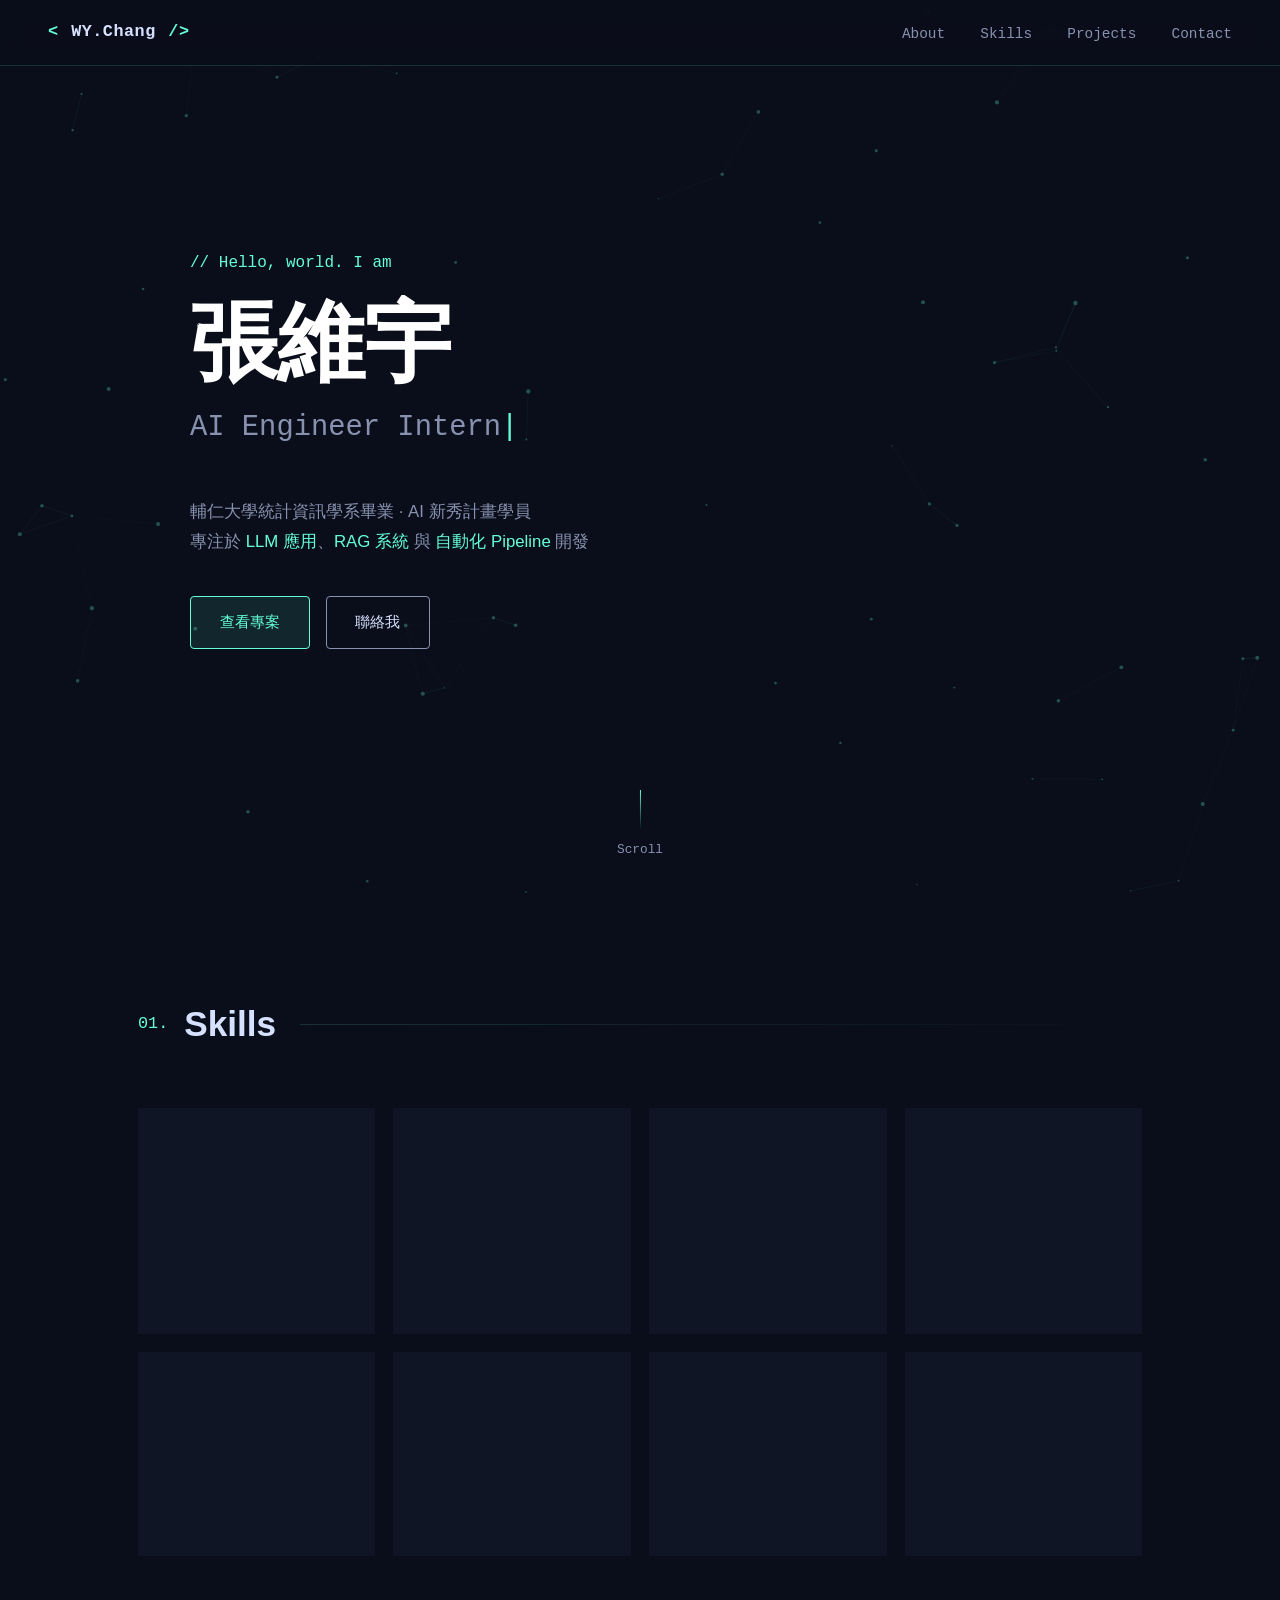
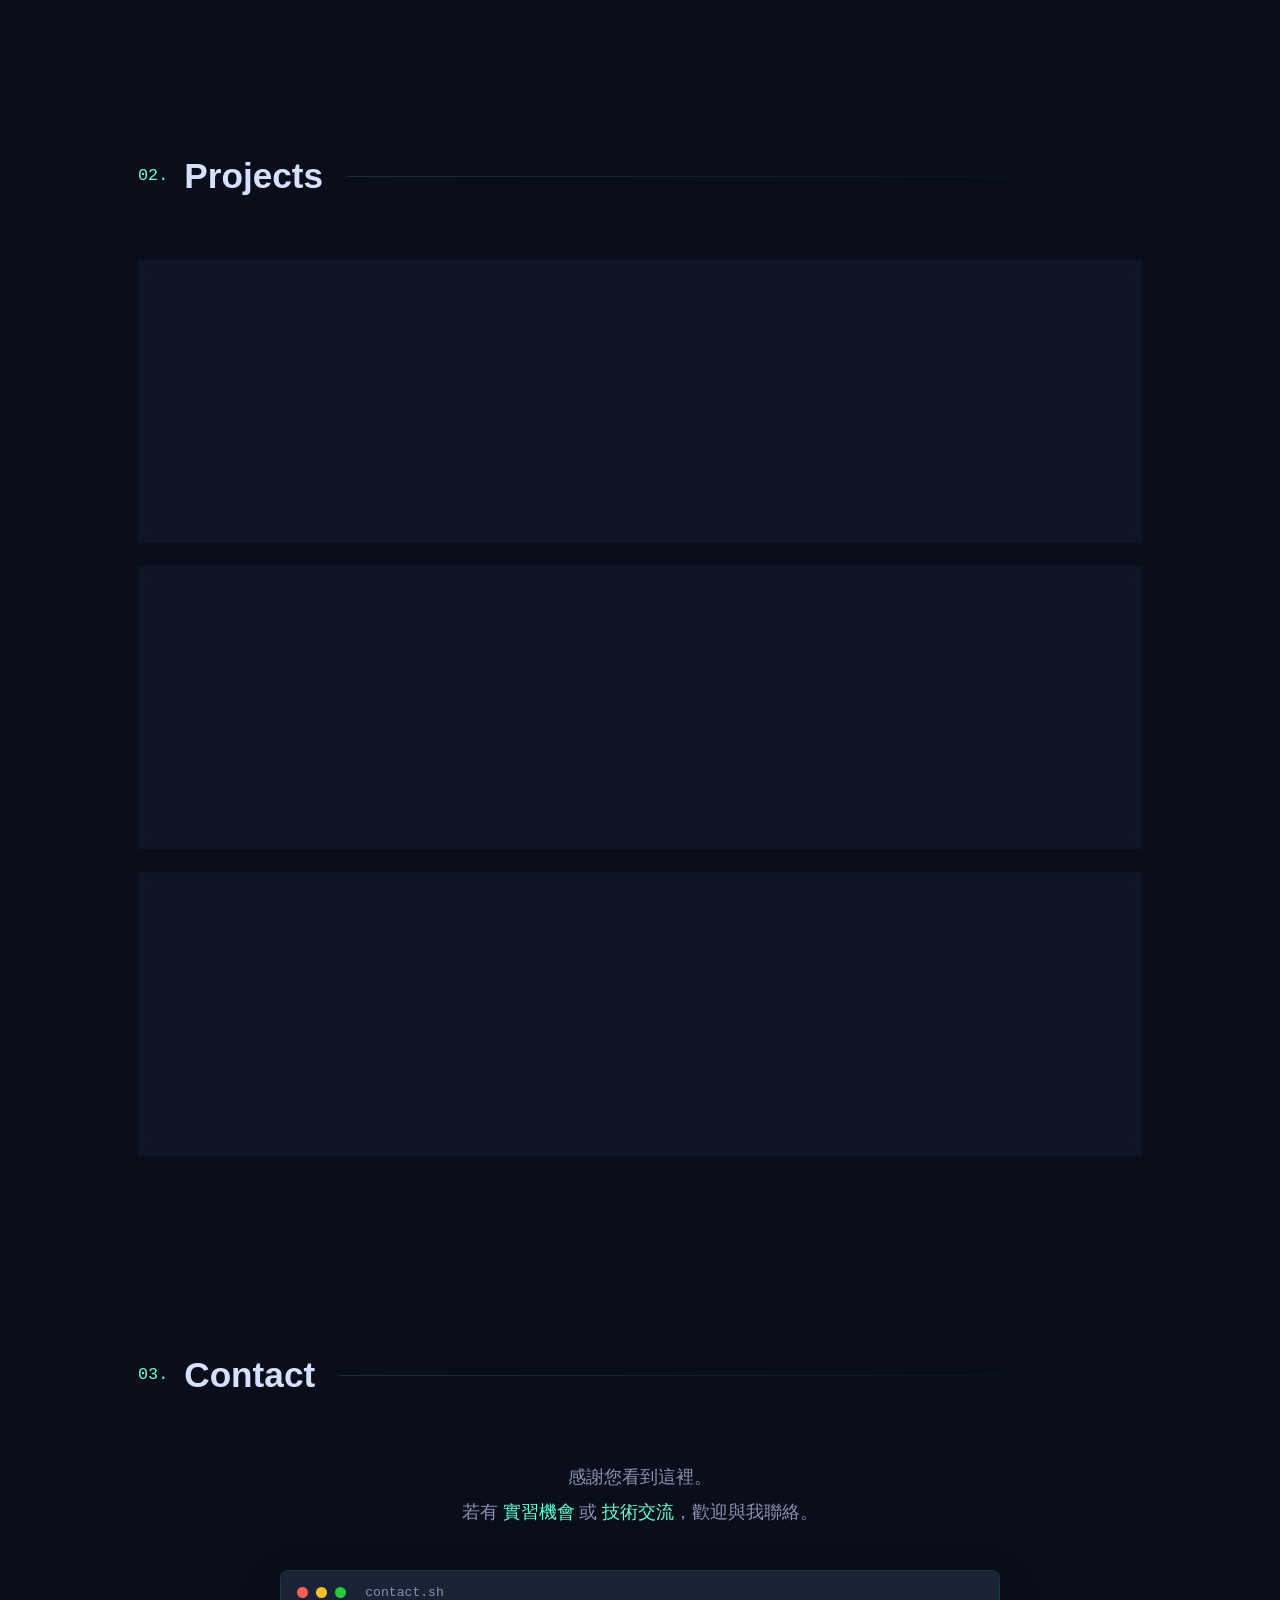
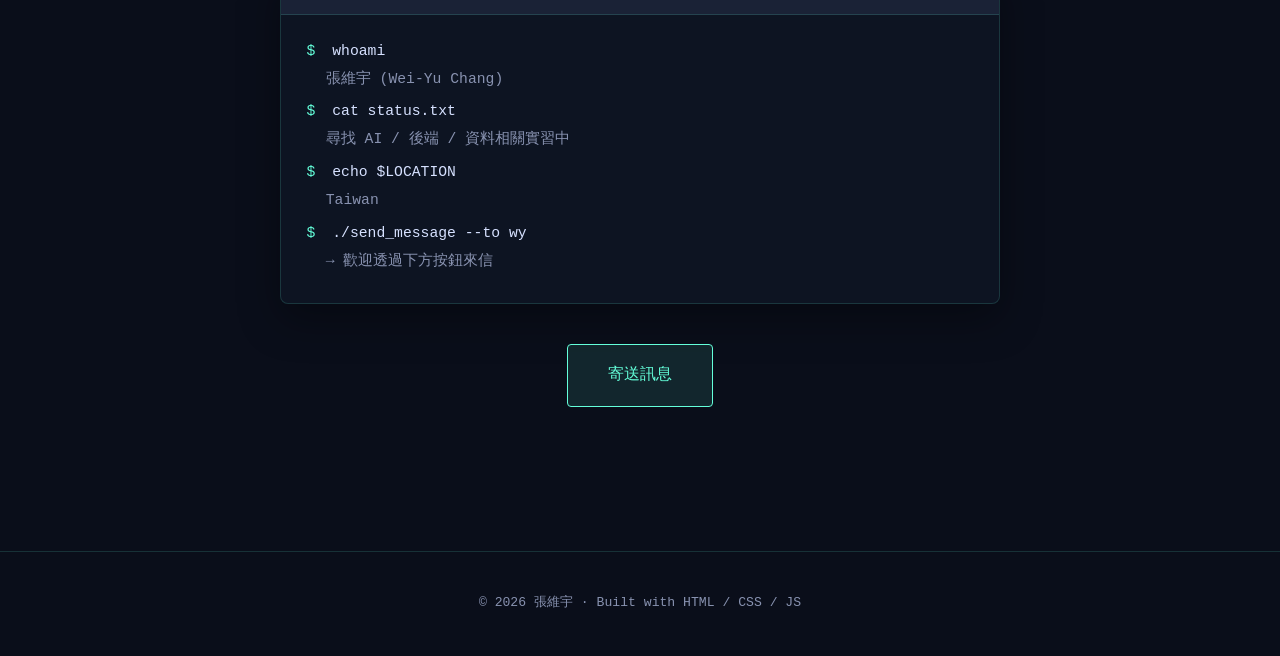
<file: index.html>
<!DOCTYPE html>
<html lang="zh-Hant">
<head>
  <meta charset="UTF-8" />
  <meta name="viewport" content="width=device-width, initial-scale=1.0" />
  <title>張維宇 | Wei-Yu Chang — Resume</title>
  <link rel="stylesheet" href="style.css" />
</head>
<body>
  <canvas id="bg-canvas"></canvas>

  <nav class="navbar">
    <div class="nav-logo">
      <span class="logo-bracket">&lt;</span>
      <span class="logo-text">WY.Chang</span>
      <span class="logo-bracket">/&gt;</span>
    </div>
    <ul class="nav-links">
      <li><a href="#about">About</a></li>
      <li><a href="#skills">Skills</a></li>
      <li><a href="#projects">Projects</a></li>
      <li><a href="#contact">Contact</a></li>
    </ul>
  </nav>

  <header class="hero" id="about">
    <div class="hero-content">
      <p class="hero-greeting">// Hello, world. I am</p>
      <h1 class="hero-name">張維宇</h1>
      <h2 class="hero-title">
        <span class="typed-text" id="typed"></span><span class="cursor">|</span>
      </h2>
      <p class="hero-desc">
        輔仁大學統計資訊學系畢業 · AI 新秀計畫學員<br />
        專注於 <span class="highlight">LLM 應用</span>、<span class="highlight">RAG 系統</span> 與 <span class="highlight">自動化 Pipeline</span> 開發
      </p>
      <div class="hero-buttons">
        <a href="#projects" class="btn btn-primary">查看專案</a>
        <a href="#contact" class="btn btn-outline">聯絡我</a>
      </div>
    </div>
    <div class="scroll-indicator">
      <span></span>
      <p>Scroll</p>
    </div>
  </header>

  <section class="section" id="skills">
    <div class="section-header">
      <span class="section-num">01.</span>
      <h2 class="section-title">Skills</h2>
      <div class="section-line"></div>
    </div>

    <div class="skills-grid">
      <a href="skill.html?id=python" class="skill-card" data-category="Language">
        <div class="skill-icon">{ }</div>
        <h3>Python</h3>
        <p>資料處理、Pipeline 開發、API 整合</p>
        <span class="skill-more">查看詳情 →</span>
      </a>
      <a href="skill.html?id=llm" class="skill-card" data-category="AI/ML">
        <div class="skill-icon">◈</div>
        <h3>LLM 應用</h3>
        <p>Gemini API、Prompt Engineering</p>
        <span class="skill-more">查看詳情 →</span>
      </a>
      <a href="skill.html?id=rag" class="skill-card" data-category="AI/ML">
        <div class="skill-icon">⟁</div>
        <h3>RAG</h3>
        <p>Embedding、向量檢索、GraphRAG</p>
        <span class="skill-more">查看詳情 →</span>
      </a>
      <a href="skill.html?id=n8n" class="skill-card" data-category="Automation">
        <div class="skill-icon">⚙</div>
        <h3>n8n 自動化</h3>
        <p>Workflow 設計、API 串接</p>
        <span class="skill-more">查看詳情 →</span>
      </a>
      <a href="skill.html?id=data" class="skill-card" data-category="Data">
        <div class="skill-icon">▦</div>
        <h3>資料處理</h3>
        <p>清洗、ETL、結構化轉換</p>
        <span class="skill-more">查看詳情 →</span>
      </a>
      <a href="skill.html?id=testing" class="skill-card" data-category="Quality">
        <div class="skill-icon">✓</div>
        <h3>後端測試</h3>
        <p>單元測試、整合測試</p>
        <span class="skill-more">查看詳情 →</span>
      </a>
      <a href="skill.html?id=git" class="skill-card" data-category="DevOps">
        <div class="skill-icon">⎇</div>
        <h3>Git</h3>
        <p>版本控制、協作開發</p>
        <span class="skill-more">查看詳情 →</span>
      </a>
      <a href="skill.html?id=docker" class="skill-card" data-category="DevOps">
        <div class="skill-icon">▢</div>
        <h3>Docker</h3>
        <p>容器化部署、環境管理</p>
        <span class="skill-more">查看詳情 →</span>
      </a>
    </div>
  </section>

  <section class="section" id="projects">
    <div class="section-header">
      <span class="section-num">02.</span>
      <h2 class="section-title">Projects</h2>
      <div class="section-line"></div>
    </div>

    <div class="projects-list">
      <article class="project-card">
        <div class="project-index">P/01</div>
        <div class="project-body">
          <h3 class="project-title">AI 自動化新聞分析系統</h3>
          <p class="project-desc">
            以 Python pipeline 串接 n8n 工作流，自動蒐集多來源新聞，透過 Gemini API 進行內容分析與摘要，最後寫入 Supabase 並輸出結構化報告。整體流程可定時觸發、可追蹤、可擴充。
          </p>
          <ul class="project-tags">
            <li>Python</li>
            <li>n8n</li>
            <li>Gemini API</li>
            <li>Supabase</li>
            <li>Pipeline</li>
          </ul>
          <a href="project.html?id=news-ai" class="project-cta">
            查看完整介紹 <span class="arrow">→</span>
          </a>
        </div>
      </article>

      <article class="project-card">
        <div class="project-index">P/02</div>
        <div class="project-body">
          <h3 class="project-title">Calcium Imaging Denoising</h3>
          <p class="project-desc">
            針對生物螢光影像進行去噪任務，理解 2D / 3D U-Net 架構與 patch-based training 流程，並使用 sSNR、tSNR、stSNR 等指標客觀評估模型表現，協助實驗訊號重建。
          </p>
          <ul class="project-tags">
            <li>U-Net</li>
            <li>2D / 3D CNN</li>
            <li>Patch Training</li>
            <li>SNR Metrics</li>
            <li>BioImage</li>
          </ul>
          <a href="project.html?id=denoising" class="project-cta">
            查看完整介紹 <span class="arrow">→</span>
          </a>
        </div>
      </article>

      <article class="project-card">
        <div class="project-index">P/03</div>
        <div class="project-body">
          <h3 class="project-title">RAG / GraphRAG Lab</h3>
          <p class="project-desc">
            建立檢索增強生成流程：使用 embedding 模型建立向量索引、Chroma 作為向量庫、Neo4j 儲存知識圖譜關聯，並以 vLLM 提供高效能推論服務，比較傳統 RAG 與 GraphRAG 在問答任務上的差異。
          </p>
          <ul class="project-tags">
            <li>Embedding</li>
            <li>Chroma</li>
            <li>Neo4j</li>
            <li>vLLM</li>
            <li>GraphRAG</li>
          </ul>
          <a href="project.html?id=rag-lab" class="project-cta">
            查看完整介紹 <span class="arrow">→</span>
          </a>
        </div>
      </article>
    </div>
  </section>

  <section class="section" id="contact">
    <div class="section-header">
      <span class="section-num">03.</span>
      <h2 class="section-title">Contact</h2>
      <div class="section-line"></div>
    </div>

    <div class="contact-box">
      <p class="contact-lead">
        感謝您看到這裡。<br />
        若有 <span class="highlight">實習機會</span> 或 <span class="highlight">技術交流</span>，歡迎與我聯絡。
      </p>
      <div class="contact-card">
        <div class="terminal-header">
          <span class="dot red"></span>
          <span class="dot yellow"></span>
          <span class="dot green"></span>
          <span class="terminal-title">contact.sh</span>
        </div>
        <div class="terminal-body">
          <p><span class="prompt">$</span> <span class="cmd">whoami</span></p>
          <p class="output">張維宇 (Wei-Yu Chang)</p>
          <p><span class="prompt">$</span> <span class="cmd">cat status.txt</span></p>
          <p class="output">尋找 AI / 後端 / 資料相關實習中</p>
          <p><span class="prompt">$</span> <span class="cmd">echo $LOCATION</span></p>
          <p class="output">Taiwan</p>
          <p><span class="prompt">$</span> <span class="cmd">./send_message --to wy</span></p>
          <p class="output">→ 歡迎透過下方按鈕來信</p>
        </div>
      </div>
      <a href="mailto:claude@winlab.tw" class="btn btn-primary btn-large">寄送訊息</a>
    </div>
  </section>

  <footer class="footer">
    <p>© <span id="year"></span> 張維宇 · Built with HTML / CSS / JS</p>
  </footer>

  <script src="script.js"></script>
</body>
</html>
</file>
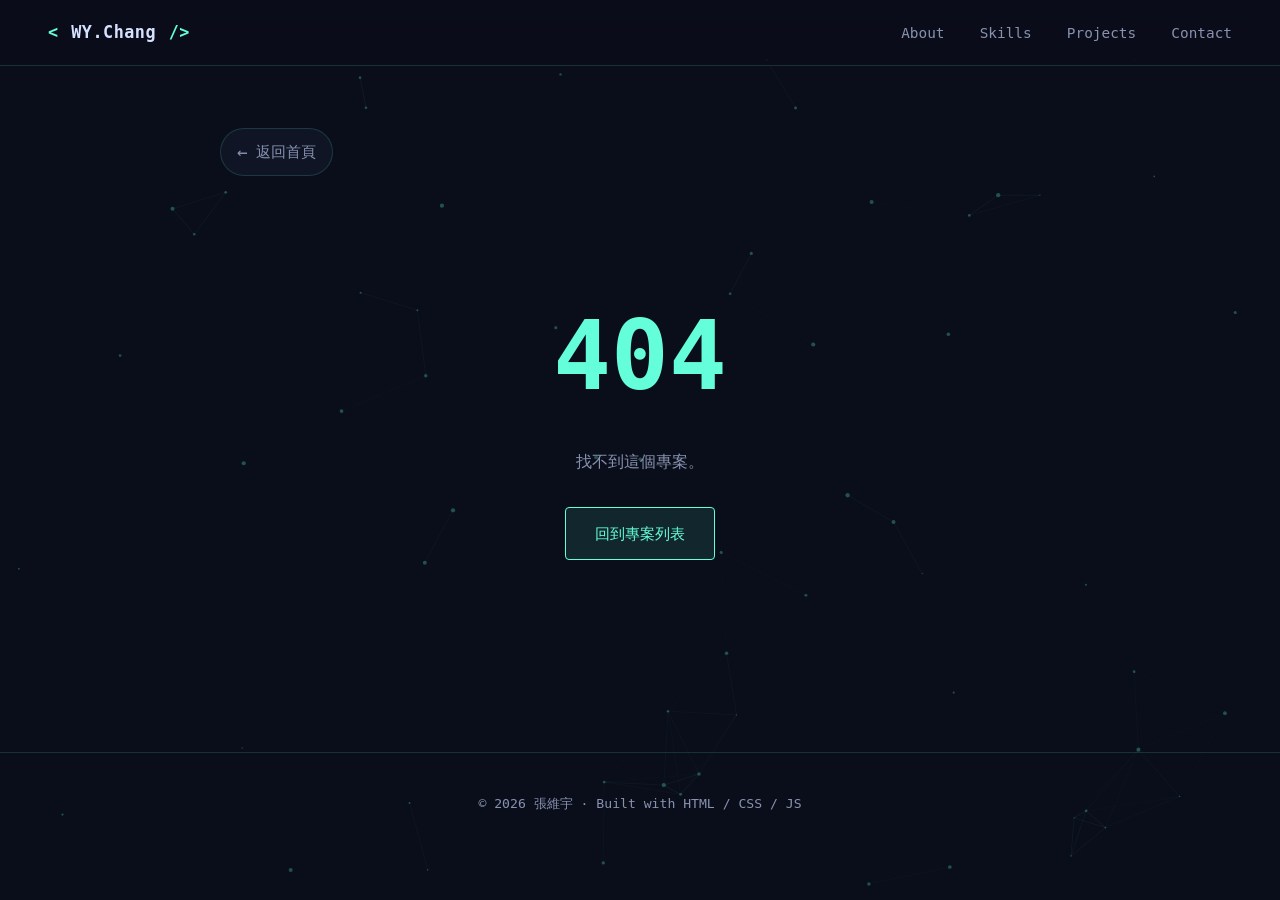
<file: project.html>
<!DOCTYPE html>
<html lang="zh-Hant">
<head>
  <meta charset="UTF-8" />
  <meta name="viewport" content="width=device-width, initial-scale=1.0" />
  <title id="page-title">Project Detail | 張維宇</title>
  <link rel="stylesheet" href="style.css" />
</head>
<body class="project-page">
  <canvas id="bg-canvas"></canvas>

  <nav class="navbar">
    <a href="index.html" class="nav-logo">
      <span class="logo-bracket">&lt;</span>
      <span class="logo-text">WY.Chang</span>
      <span class="logo-bracket">/&gt;</span>
    </a>
    <ul class="nav-links">
      <li><a href="index.html#about">About</a></li>
      <li><a href="index.html#skills">Skills</a></li>
      <li><a href="index.html#projects">Projects</a></li>
      <li><a href="index.html#contact">Contact</a></li>
    </ul>
  </nav>

  <main class="project-detail" id="project-root">
    <a href="index.html#projects" class="back-btn">
      <span class="back-arrow">←</span>
      <span>返回首頁</span>
    </a>

    <div id="project-content">
      <!-- Rendered by script.js -->
    </div>
  </main>

  <footer class="footer">
    <p>© <span id="year"></span> 張維宇 · Built with HTML / CSS / JS</p>
  </footer>

  <script src="script.js"></script>
</body>
</html>
</file>
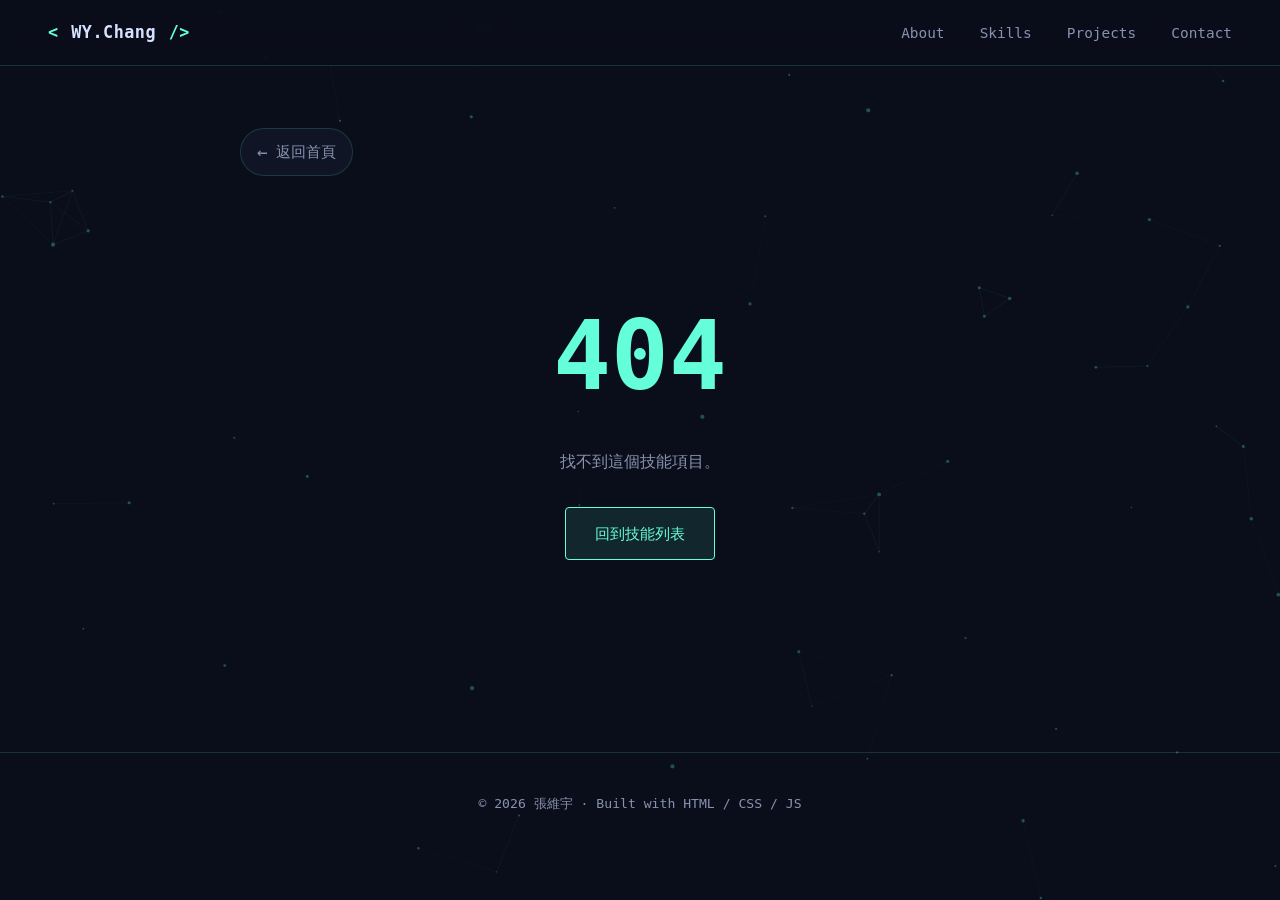
<file: skill.html>
<!DOCTYPE html>
<html lang="zh-Hant">
<head>
  <meta charset="UTF-8" />
  <meta name="viewport" content="width=device-width, initial-scale=1.0" />
  <title id="page-title">Skill Detail | 張維宇</title>
  <link rel="stylesheet" href="style.css" />
</head>
<body class="skill-page">
  <canvas id="bg-canvas"></canvas>

  <nav class="navbar">
    <a href="index.html" class="nav-logo">
      <span class="logo-bracket">&lt;</span>
      <span class="logo-text">WY.Chang</span>
      <span class="logo-bracket">/&gt;</span>
    </a>
    <ul class="nav-links">
      <li><a href="index.html#about">About</a></li>
      <li><a href="index.html#skills">Skills</a></li>
      <li><a href="index.html#projects">Projects</a></li>
      <li><a href="index.html#contact">Contact</a></li>
    </ul>
  </nav>

  <main class="skill-detail" id="skill-root">
    <a href="index.html#skills" class="back-btn">
      <span class="back-arrow">←</span>
      <span>返回首頁</span>
    </a>

    <div id="skill-content">
      <!-- Rendered by script.js -->
    </div>
  </main>

  <footer class="footer">
    <p>© <span id="year"></span> 張維宇 · Built with HTML / CSS / JS</p>
  </footer>

  <script src="script.js"></script>
</body>
</html>
</file>
<file: style.css>
/* ============================================
   Reset & Base
   ============================================ */
* {
  margin: 0;
  padding: 0;
  box-sizing: border-box;
}

:root {
  --bg: #0a0e1a;
  --bg-soft: #111726;
  --surface: rgba(20, 28, 45, 0.6);
  --border: rgba(100, 255, 218, 0.15);
  --border-hover: rgba(100, 255, 218, 0.4);
  --text: #d6e1ff;
  --text-dim: #8892b0;
  --accent: #64ffda;
  --accent-soft: rgba(100, 255, 218, 0.1);
  --purple: #a78bfa;
  --font-mono: "SF Mono", "Fira Code", "JetBrains Mono", Consolas, monospace;
  --font-sans: -apple-system, BlinkMacSystemFont, "Segoe UI", "PingFang TC",
    "Microsoft JhengHei", sans-serif;
}

html {
  scroll-behavior: smooth;
}

body {
  font-family: var(--font-sans);
  background: var(--bg);
  color: var(--text);
  line-height: 1.6;
  overflow-x: hidden;
}

#bg-canvas {
  position: fixed;
  inset: 0;
  z-index: -1;
  opacity: 0.5;
}

a {
  color: inherit;
  text-decoration: none;
}

/* ============================================
   Navbar
   ============================================ */
.navbar {
  position: fixed;
  top: 0;
  left: 0;
  right: 0;
  z-index: 100;
  display: flex;
  align-items: center;
  justify-content: space-between;
  padding: 1.2rem 3rem;
  background: rgba(10, 14, 26, 0.7);
  backdrop-filter: blur(12px);
  -webkit-backdrop-filter: blur(12px);
  border-bottom: 1px solid var(--border);
  transition: padding 0.3s;
}

.navbar.scrolled {
  padding: 0.8rem 3rem;
  box-shadow: 0 4px 30px rgba(0, 0, 0, 0.3);
}

.nav-logo {
  font-family: var(--font-mono);
  font-size: 1.05rem;
  font-weight: 600;
  letter-spacing: 0.5px;
}

.logo-bracket {
  color: var(--accent);
}

.logo-text {
  color: var(--text);
  margin: 0 2px;
}

.nav-links {
  display: flex;
  list-style: none;
  gap: 2.2rem;
}

.nav-links a {
  font-family: var(--font-mono);
  font-size: 0.9rem;
  color: var(--text-dim);
  position: relative;
  transition: color 0.25s;
}

.nav-links a::before {
  content: "";
  position: absolute;
  left: 0;
  bottom: -4px;
  width: 0;
  height: 1px;
  background: var(--accent);
  transition: width 0.3s;
}

.nav-links a:hover {
  color: var(--accent);
}

.nav-links a:hover::before {
  width: 100%;
}

/* ============================================
   Hero
   ============================================ */
.hero {
  min-height: 100vh;
  display: flex;
  align-items: center;
  justify-content: center;
  padding: 0 3rem;
  position: relative;
}

.hero-content {
  max-width: 900px;
  width: 100%;
}

.hero-greeting {
  font-family: var(--font-mono);
  color: var(--accent);
  font-size: 1rem;
  margin-bottom: 1.2rem;
  opacity: 0;
  animation: fadeUp 0.7s ease forwards;
}

.hero-name {
  font-size: clamp(2.8rem, 7vw, 5.5rem);
  font-weight: 700;
  letter-spacing: -1px;
  line-height: 1.1;
  background: linear-gradient(120deg, #ffffff 30%, var(--accent) 70%);
  -webkit-background-clip: text;
  background-clip: text;
  -webkit-text-fill-color: transparent;
  margin-bottom: 0.8rem;
  opacity: 0;
  animation: fadeUp 0.7s ease 0.15s forwards;
}

.hero-title {
  font-size: clamp(1.2rem, 2.5vw, 1.8rem);
  color: var(--text-dim);
  font-weight: 500;
  margin-bottom: 1.8rem;
  font-family: var(--font-mono);
  min-height: 2.2em;
  opacity: 0;
  animation: fadeUp 0.7s ease 0.3s forwards;
}

.cursor {
  color: var(--accent);
  animation: blink 1s steps(1) infinite;
}

@keyframes blink {
  50% { opacity: 0; }
}

.hero-desc {
  font-size: 1.05rem;
  color: var(--text-dim);
  max-width: 620px;
  margin-bottom: 2.4rem;
  line-height: 1.8;
  opacity: 0;
  animation: fadeUp 0.7s ease 0.45s forwards;
}

.highlight {
  color: var(--accent);
  font-weight: 500;
}

.hero-buttons {
  display: flex;
  gap: 1rem;
  flex-wrap: wrap;
  opacity: 0;
  animation: fadeUp 0.7s ease 0.6s forwards;
}

@keyframes fadeUp {
  from {
    opacity: 0;
    transform: translateY(20px);
  }
  to {
    opacity: 1;
    transform: translateY(0);
  }
}

/* ============================================
   Buttons
   ============================================ */
.btn {
  display: inline-block;
  font-family: var(--font-mono);
  font-size: 0.95rem;
  padding: 0.85rem 1.8rem;
  border-radius: 4px;
  transition: all 0.25s;
  cursor: pointer;
  border: 1px solid transparent;
}

.btn-primary {
  background: var(--accent-soft);
  color: var(--accent);
  border-color: var(--accent);
}

.btn-primary:hover {
  background: rgba(100, 255, 218, 0.2);
  transform: translateY(-2px);
  box-shadow: 0 8px 20px rgba(100, 255, 218, 0.15);
}

.btn-outline {
  border-color: var(--text-dim);
  color: var(--text);
}

.btn-outline:hover {
  border-color: var(--accent);
  color: var(--accent);
  transform: translateY(-2px);
}

.btn-large {
  padding: 1.1rem 2.5rem;
  font-size: 1rem;
}

/* ============================================
   Scroll Indicator
   ============================================ */
.scroll-indicator {
  position: absolute;
  bottom: 2.5rem;
  left: 50%;
  transform: translateX(-50%);
  text-align: center;
  color: var(--text-dim);
  font-family: var(--font-mono);
  font-size: 0.8rem;
}

.scroll-indicator span {
  display: block;
  width: 1px;
  height: 40px;
  margin: 0 auto 0.6rem;
  background: linear-gradient(to bottom, var(--accent), transparent);
  animation: scrollHint 1.8s ease-in-out infinite;
}

@keyframes scrollHint {
  0%, 100% { transform: scaleY(1); opacity: 1; }
  50% { transform: scaleY(0.4); opacity: 0.4; }
}

/* ============================================
   Sections
   ============================================ */
.section {
  max-width: 1100px;
  margin: 0 auto;
  padding: 6rem 3rem;
}

.section-header {
  display: flex;
  align-items: center;
  gap: 1rem;
  margin-bottom: 3.5rem;
}

.section-num {
  font-family: var(--font-mono);
  color: var(--accent);
  font-size: 1.05rem;
}

.section-title {
  font-size: clamp(1.6rem, 3vw, 2.2rem);
  font-weight: 600;
  color: var(--text);
  white-space: nowrap;
}

.section-line {
  flex: 1;
  height: 1px;
  background: linear-gradient(to right, var(--border), transparent);
  margin-left: 0.5rem;
}

/* ============================================
   Skills
   ============================================ */
.skills-grid {
  display: grid;
  grid-template-columns: repeat(auto-fit, minmax(220px, 1fr));
  gap: 1.2rem;
}

.skill-card {
  background: var(--surface);
  border: 1px solid var(--border);
  border-radius: 8px;
  padding: 1.6rem 1.4rem;
  transition: all 0.3s;
  position: relative;
  overflow: hidden;
  backdrop-filter: blur(8px);
  -webkit-backdrop-filter: blur(8px);
  display: block;
  color: inherit;
  text-decoration: none;
  cursor: pointer;
}

.skill-more {
  display: inline-block;
  margin-top: 1rem;
  font-family: var(--font-mono);
  font-size: 0.78rem;
  color: var(--accent);
  opacity: 0;
  transform: translateX(-4px);
  transition: opacity 0.25s, transform 0.25s;
}

.skill-card:hover .skill-more {
  opacity: 1;
  transform: translateX(0);
}

.skill-card::before {
  content: attr(data-category);
  position: absolute;
  top: 0.6rem;
  right: 0.8rem;
  font-family: var(--font-mono);
  font-size: 0.65rem;
  color: var(--text-dim);
  opacity: 0.6;
  letter-spacing: 0.5px;
}

.skill-card:hover {
  border-color: var(--border-hover);
  transform: translateY(-4px);
  box-shadow: 0 12px 30px rgba(0, 0, 0, 0.3);
}

.skill-icon {
  font-family: var(--font-mono);
  font-size: 1.8rem;
  color: var(--accent);
  margin-bottom: 0.8rem;
  display: inline-block;
}

.skill-card h3 {
  font-size: 1.1rem;
  color: var(--text);
  margin-bottom: 0.4rem;
  font-weight: 600;
}

.skill-card p {
  font-size: 0.88rem;
  color: var(--text-dim);
  line-height: 1.5;
}

/* ============================================
   Projects
   ============================================ */
.projects-list {
  display: flex;
  flex-direction: column;
  gap: 1.5rem;
}

.project-card {
  display: grid;
  grid-template-columns: auto 1fr;
  gap: 2rem;
  background: var(--surface);
  border: 1px solid var(--border);
  border-radius: 10px;
  padding: 2rem 2.2rem;
  transition: all 0.3s;
  backdrop-filter: blur(8px);
  -webkit-backdrop-filter: blur(8px);
  position: relative;
  overflow: hidden;
}

.project-card::after {
  content: "";
  position: absolute;
  left: 0;
  top: 0;
  bottom: 0;
  width: 3px;
  background: linear-gradient(to bottom, var(--accent), var(--purple));
  opacity: 0;
  transition: opacity 0.3s;
}

.project-card:hover {
  border-color: var(--border-hover);
  transform: translateX(4px);
  box-shadow: 0 10px 30px rgba(0, 0, 0, 0.25);
}

.project-card:hover::after {
  opacity: 1;
}

.project-index {
  font-family: var(--font-mono);
  font-size: 1.4rem;
  color: var(--accent);
  font-weight: 600;
  letter-spacing: 0.5px;
  align-self: start;
  padding-top: 0.3rem;
}

.project-title {
  font-size: 1.35rem;
  color: var(--text);
  margin-bottom: 0.8rem;
  font-weight: 600;
}

.project-desc {
  color: var(--text-dim);
  line-height: 1.75;
  margin-bottom: 1.2rem;
  font-size: 0.96rem;
}

.project-tags {
  display: flex;
  flex-wrap: wrap;
  gap: 0.5rem;
  list-style: none;
}

.project-tags li {
  font-family: var(--font-mono);
  font-size: 0.78rem;
  color: var(--accent);
  background: var(--accent-soft);
  padding: 0.3rem 0.7rem;
  border-radius: 4px;
  border: 1px solid var(--border);
}

.project-cta {
  display: inline-flex;
  align-items: center;
  gap: 0.4rem;
  margin-top: 1.4rem;
  padding: 0.55rem 1.2rem;
  font-family: var(--font-mono);
  font-size: 0.88rem;
  color: var(--accent);
  background: transparent;
  border: 1px solid var(--accent);
  border-radius: 4px;
  transition: all 0.25s;
}

.project-cta:hover {
  background: var(--accent-soft);
  transform: translateX(4px);
  box-shadow: 0 6px 16px rgba(100, 255, 218, 0.15);
}

.project-cta .arrow {
  transition: transform 0.25s;
}

.project-cta:hover .arrow {
  transform: translateX(3px);
}

/* ============================================
   Contact
   ============================================ */
.contact-box {
  max-width: 720px;
  margin: 0 auto;
  text-align: center;
}

.contact-lead {
  font-size: 1.1rem;
  color: var(--text-dim);
  margin-bottom: 2.5rem;
  line-height: 2;
}

.contact-card {
  background: #0d1422;
  border: 1px solid var(--border);
  border-radius: 8px;
  margin-bottom: 2.5rem;
  text-align: left;
  overflow: hidden;
  box-shadow: 0 15px 40px rgba(0, 0, 0, 0.35);
}

.terminal-header {
  display: flex;
  align-items: center;
  gap: 0.5rem;
  padding: 0.7rem 1rem;
  background: #1a2236;
  border-bottom: 1px solid var(--border);
}

.dot {
  width: 11px;
  height: 11px;
  border-radius: 50%;
  display: inline-block;
}

.dot.red { background: #ff5f57; }
.dot.yellow { background: #febc2e; }
.dot.green { background: #28c840; }

.terminal-title {
  margin-left: 0.7rem;
  font-family: var(--font-mono);
  font-size: 0.82rem;
  color: var(--text-dim);
}

.terminal-body {
  padding: 1.4rem 1.6rem;
  font-family: var(--font-mono);
  font-size: 0.92rem;
  line-height: 1.9;
}

.prompt {
  color: var(--accent);
  margin-right: 0.5rem;
}

.cmd {
  color: var(--text);
}

.output {
  color: var(--text-dim);
  padding-left: 1.2rem;
  margin-bottom: 0.3rem;
}

/* ============================================
   Skill Detail Page
   ============================================ */
.skill-page {
  padding-top: 5rem;
}

.skill-detail {
  max-width: 880px;
  margin: 0 auto;
  padding: 3rem 2.5rem 5rem;
  animation: skillFadeIn 0.5s ease;
}

@keyframes skillFadeIn {
  from { opacity: 0; transform: translateY(16px); }
  to { opacity: 1; transform: translateY(0); }
}

.back-btn {
  display: inline-flex;
  align-items: center;
  gap: 0.5rem;
  font-family: var(--font-mono);
  font-size: 0.92rem;
  color: var(--text-dim);
  padding: 0.55rem 1rem;
  border: 1px solid var(--border);
  border-radius: 30px;
  margin-bottom: 2.5rem;
  transition: all 0.25s;
  background: var(--surface);
}

.back-btn:hover {
  color: var(--accent);
  border-color: var(--accent);
  transform: translateX(-4px);
}

.back-arrow {
  font-size: 1.1rem;
  transition: transform 0.25s;
}

.back-btn:hover .back-arrow {
  transform: translateX(-3px);
}

.skill-hero {
  display: flex;
  align-items: center;
  gap: 1.8rem;
  padding-bottom: 2rem;
  margin-bottom: 2.5rem;
  border-bottom: 1px solid var(--border);
}

.skill-hero-icon {
  font-family: var(--font-mono);
  font-size: 3rem;
  color: var(--accent);
  width: 90px;
  height: 90px;
  display: flex;
  align-items: center;
  justify-content: center;
  background: var(--accent-soft);
  border: 1px solid var(--border-hover);
  border-radius: 14px;
  flex-shrink: 0;
}

.skill-hero-category {
  display: inline-block;
  font-family: var(--font-mono);
  font-size: 0.78rem;
  color: var(--text-dim);
  letter-spacing: 1px;
  margin-bottom: 0.6rem;
  text-transform: uppercase;
}

.skill-hero-name {
  font-size: clamp(1.8rem, 4vw, 2.6rem);
  color: var(--text);
  margin-bottom: 0.5rem;
  background: linear-gradient(120deg, #ffffff 30%, var(--accent) 90%);
  -webkit-background-clip: text;
  background-clip: text;
  -webkit-text-fill-color: transparent;
}

.skill-hero-tagline {
  color: var(--text-dim);
  font-size: 1.02rem;
  font-style: italic;
}

.skill-section {
  margin-bottom: 2.5rem;
}

.skill-section-title {
  font-size: 1.15rem;
  color: var(--text);
  margin-bottom: 1rem;
  font-weight: 600;
}

.skill-section-title .num {
  font-family: var(--font-mono);
  color: var(--accent);
  margin-right: 0.4rem;
  font-weight: 400;
}

.skill-text {
  color: var(--text-dim);
  line-height: 1.85;
  font-size: 1rem;
}

.skill-highlights {
  list-style: none;
  padding-left: 0;
}

.skill-highlights li {
  color: var(--text-dim);
  line-height: 1.8;
  padding: 0.5rem 0 0.5rem 1.6rem;
  position: relative;
  border-bottom: 1px dashed rgba(100, 255, 218, 0.08);
}

.skill-highlights li::before {
  content: "▸";
  position: absolute;
  left: 0;
  color: var(--accent);
}

.skill-highlights li:last-child {
  border-bottom: none;
}

.skill-tools {
  display: flex;
  flex-wrap: wrap;
  gap: 0.6rem;
  list-style: none;
  padding: 0;
}

.skill-tools li {
  font-family: var(--font-mono);
  font-size: 0.85rem;
  color: var(--accent);
  background: var(--accent-soft);
  border: 1px solid var(--border);
  padding: 0.4rem 0.9rem;
  border-radius: 4px;
}

.skill-projects {
  list-style: none;
  padding: 0;
}

.skill-projects li {
  margin-bottom: 0.5rem;
}

.skill-projects li a {
  color: var(--text-dim);
  transition: color 0.2s;
  font-family: var(--font-mono);
  font-size: 0.95rem;
}

.skill-projects li a:hover {
  color: var(--accent);
}

.skill-footer-cta {
  display: flex;
  gap: 1rem;
  flex-wrap: wrap;
  margin-top: 3rem;
  padding-top: 2.5rem;
  border-top: 1px solid var(--border);
}

/* ============================================
   Project Detail Page
   ============================================ */
.project-page {
  padding-top: 5rem;
}

.project-detail {
  max-width: 920px;
  margin: 0 auto;
  padding: 3rem 2.5rem 5rem;
  animation: skillFadeIn 0.5s ease;
}

.project-hero {
  padding-bottom: 2.4rem;
  margin-bottom: 2.8rem;
  border-bottom: 1px solid var(--border);
}

.project-hero-index {
  font-family: var(--font-mono);
  font-size: 1rem;
  color: var(--accent);
  letter-spacing: 1px;
  margin-bottom: 0.8rem;
}

.project-hero-name {
  font-size: clamp(1.9rem, 4.2vw, 2.8rem);
  margin-bottom: 0.6rem;
  background: linear-gradient(120deg, #ffffff 25%, var(--accent) 90%);
  -webkit-background-clip: text;
  background-clip: text;
  -webkit-text-fill-color: transparent;
  line-height: 1.2;
}

.project-hero-subtitle {
  color: var(--text-dim);
  font-size: 1.1rem;
  font-style: italic;
  margin-bottom: 1.6rem;
}

.project-meta {
  display: flex;
  gap: 2.5rem;
  flex-wrap: wrap;
}

.project-meta-item {
  display: flex;
  flex-direction: column;
  gap: 0.2rem;
}

.meta-label {
  font-family: var(--font-mono);
  font-size: 0.72rem;
  color: var(--text-dim);
  letter-spacing: 1px;
  text-transform: uppercase;
}

.meta-value {
  color: var(--text);
  font-size: 0.96rem;
}

.project-section {
  margin-bottom: 2.8rem;
}

.project-section-title {
  font-size: 1.2rem;
  color: var(--text);
  margin-bottom: 1.1rem;
  font-weight: 600;
}

.project-section-title .num {
  font-family: var(--font-mono);
  color: var(--accent);
  margin-right: 0.4rem;
  font-weight: 400;
}

.project-text {
  color: var(--text-dim);
  line-height: 1.9;
  font-size: 1rem;
}

.project-bullets {
  list-style: none;
  padding: 0;
}

.project-bullets li {
  color: var(--text-dim);
  line-height: 1.8;
  padding: 0.6rem 0 0.6rem 1.6rem;
  position: relative;
  border-bottom: 1px dashed rgba(100, 255, 218, 0.08);
}

.project-bullets li:last-child {
  border-bottom: none;
}

.project-bullets li::before {
  content: "▸";
  position: absolute;
  left: 0;
  color: var(--accent);
}

.project-outcomes li::before {
  content: "★";
  color: var(--purple);
}

.workflow-grid {
  display: grid;
  grid-template-columns: repeat(auto-fit, minmax(220px, 1fr));
  gap: 1rem;
  counter-reset: workflow;
}

.workflow-step {
  background: var(--surface);
  border: 1px solid var(--border);
  border-radius: 8px;
  padding: 1.2rem 1.2rem 1.2rem 1rem;
  display: flex;
  gap: 0.9rem;
  align-items: flex-start;
  transition: all 0.25s;
  backdrop-filter: blur(6px);
  -webkit-backdrop-filter: blur(6px);
}

.workflow-step:hover {
  border-color: var(--border-hover);
  transform: translateY(-3px);
  box-shadow: 0 8px 22px rgba(0, 0, 0, 0.25);
}

.workflow-step-num {
  font-family: var(--font-mono);
  font-size: 1.4rem;
  font-weight: 700;
  color: var(--accent);
  background: var(--accent-soft);
  border: 1px solid var(--border-hover);
  border-radius: 8px;
  width: 42px;
  height: 42px;
  display: flex;
  align-items: center;
  justify-content: center;
  flex-shrink: 0;
}

.workflow-step-body h4 {
  color: var(--text);
  font-size: 0.98rem;
  margin-bottom: 0.3rem;
  font-weight: 600;
}

.workflow-step-body p {
  color: var(--text-dim);
  font-size: 0.86rem;
  line-height: 1.55;
}

.skill-not-found {
  text-align: center;
  padding: 4rem 1rem;
}

.skill-not-found h1 {
  font-size: 6rem;
  color: var(--accent);
  font-family: var(--font-mono);
  margin-bottom: 1rem;
}

.skill-not-found p {
  color: var(--text-dim);
  margin-bottom: 2rem;
}

/* ============================================
   Footer
   ============================================ */
.footer {
  text-align: center;
  padding: 2.5rem 2rem;
  color: var(--text-dim);
  font-family: var(--font-mono);
  font-size: 0.82rem;
  border-top: 1px solid var(--border);
  margin-top: 3rem;
}

/* ============================================
   Reveal Animation
   ============================================ */
.reveal {
  opacity: 0;
  transform: translateY(30px);
  transition: opacity 0.7s ease, transform 0.7s ease;
}

.reveal.visible {
  opacity: 1;
  transform: translateY(0);
}

/* ============================================
   Responsive
   ============================================ */
@media (max-width: 768px) {
  .navbar {
    padding: 1rem 1.4rem;
  }

  .nav-links {
    gap: 1.2rem;
  }

  .nav-links a {
    font-size: 0.82rem;
  }

  .hero {
    padding: 0 1.5rem;
  }

  .section {
    padding: 4.5rem 1.5rem;
  }

  .project-card {
    grid-template-columns: 1fr;
    gap: 0.8rem;
    padding: 1.6rem;
  }

  .project-index {
    font-size: 1.1rem;
    padding-top: 0;
  }

  .hero-buttons {
    width: 100%;
  }

  .btn {
    flex: 1;
    text-align: center;
  }

  .skill-detail {
    padding: 2rem 1.4rem 4rem;
  }

  .skill-hero {
    flex-direction: column;
    align-items: flex-start;
    gap: 1.2rem;
    text-align: left;
  }

  .skill-hero-icon {
    width: 70px;
    height: 70px;
    font-size: 2.2rem;
  }

  .skill-footer-cta .btn {
    flex: 1 1 100%;
  }

  .project-detail {
    padding: 2rem 1.4rem 4rem;
  }

  .project-meta {
    gap: 1.5rem;
  }

  .workflow-grid {
    grid-template-columns: 1fr;
  }
}

@media (max-width: 480px) {
  .nav-links {
    gap: 0.8rem;
  }

  .nav-links a {
    font-size: 0.75rem;
  }

  .terminal-body {
    font-size: 0.78rem;
    padding: 1rem;
  }
}
</file>
